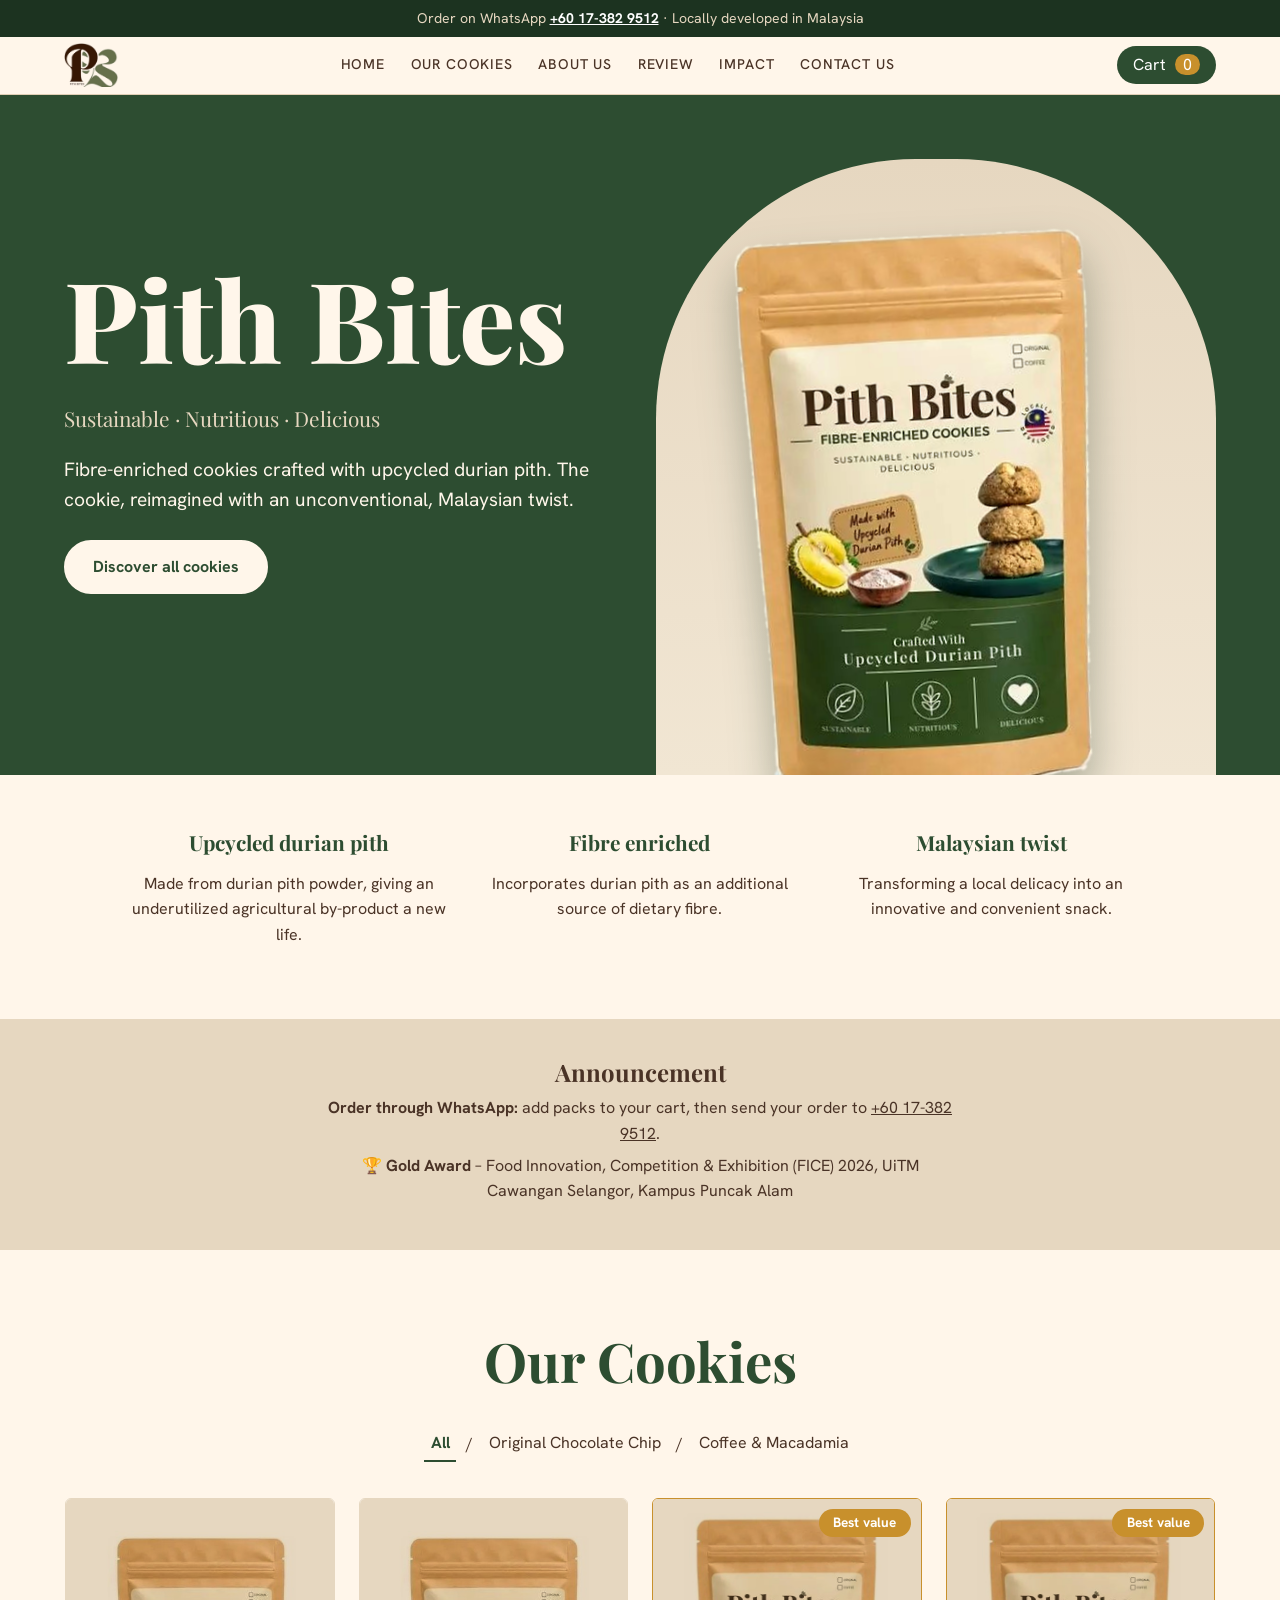
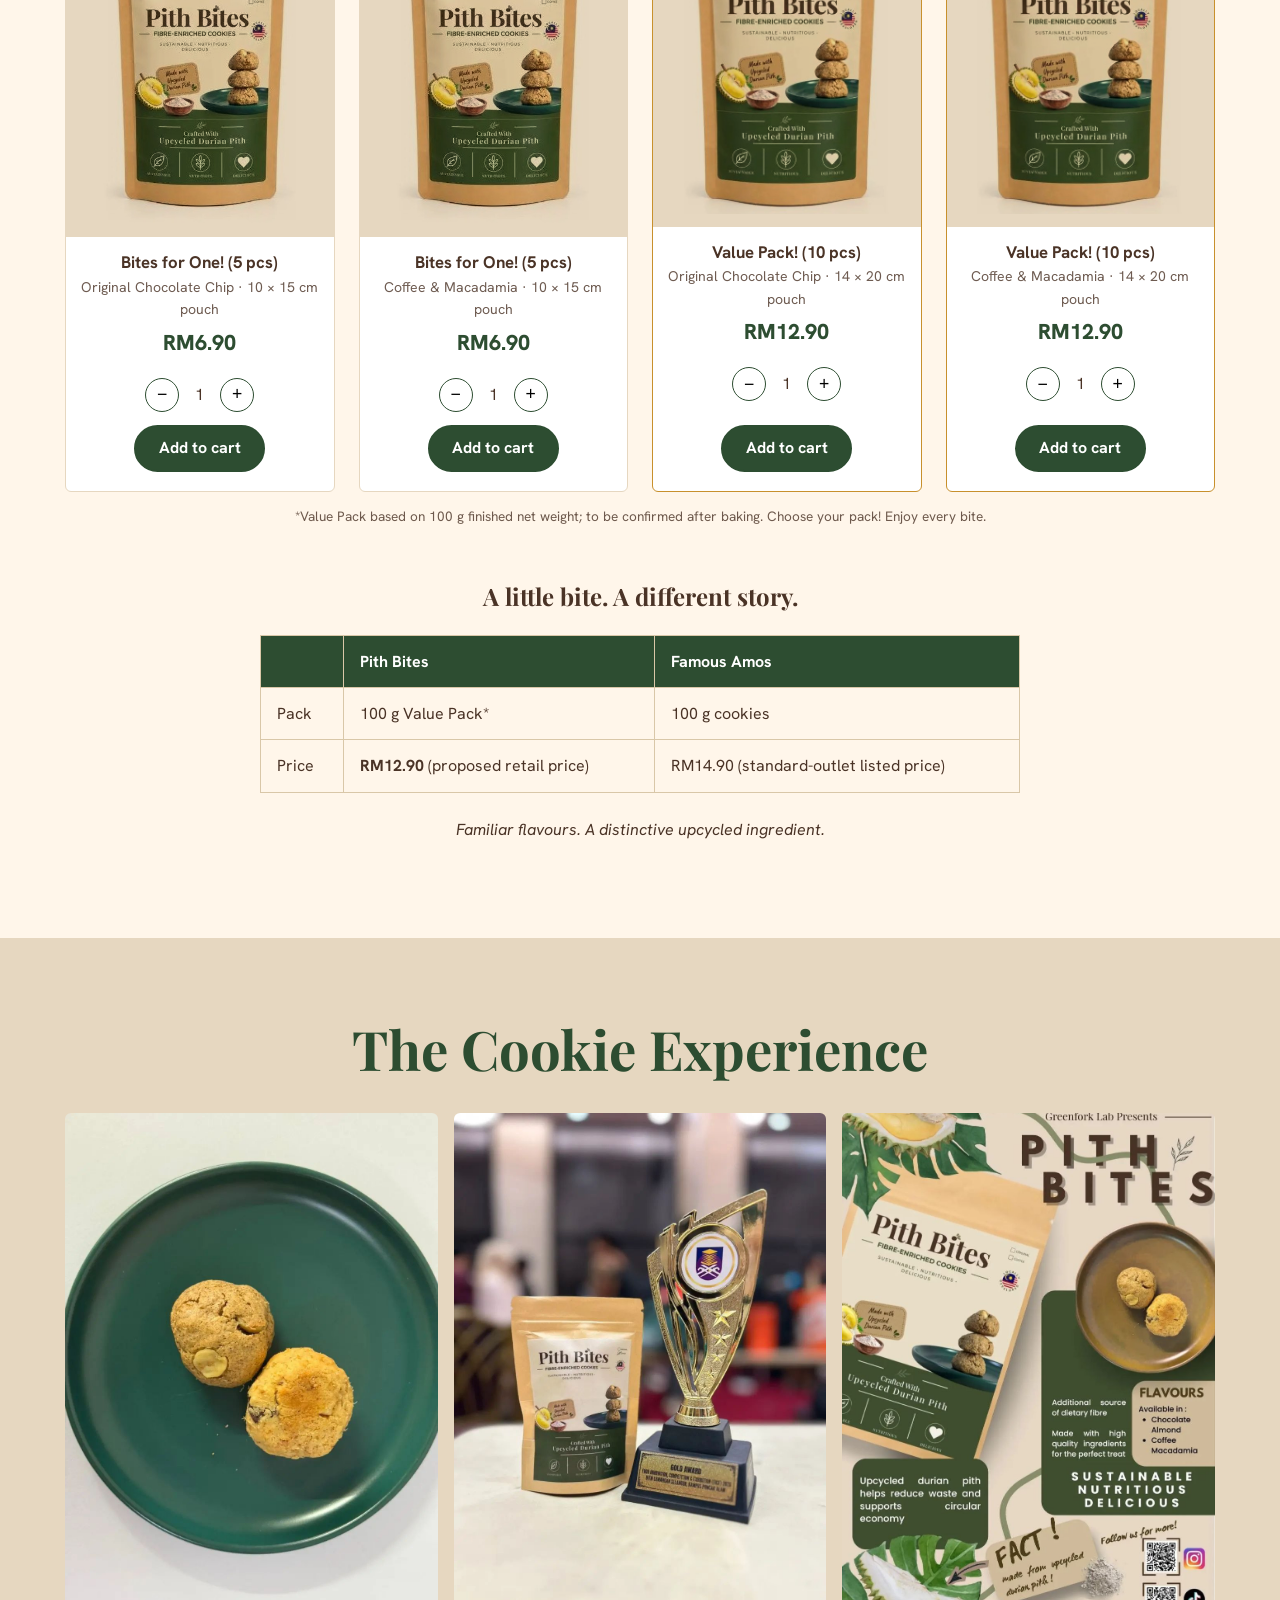
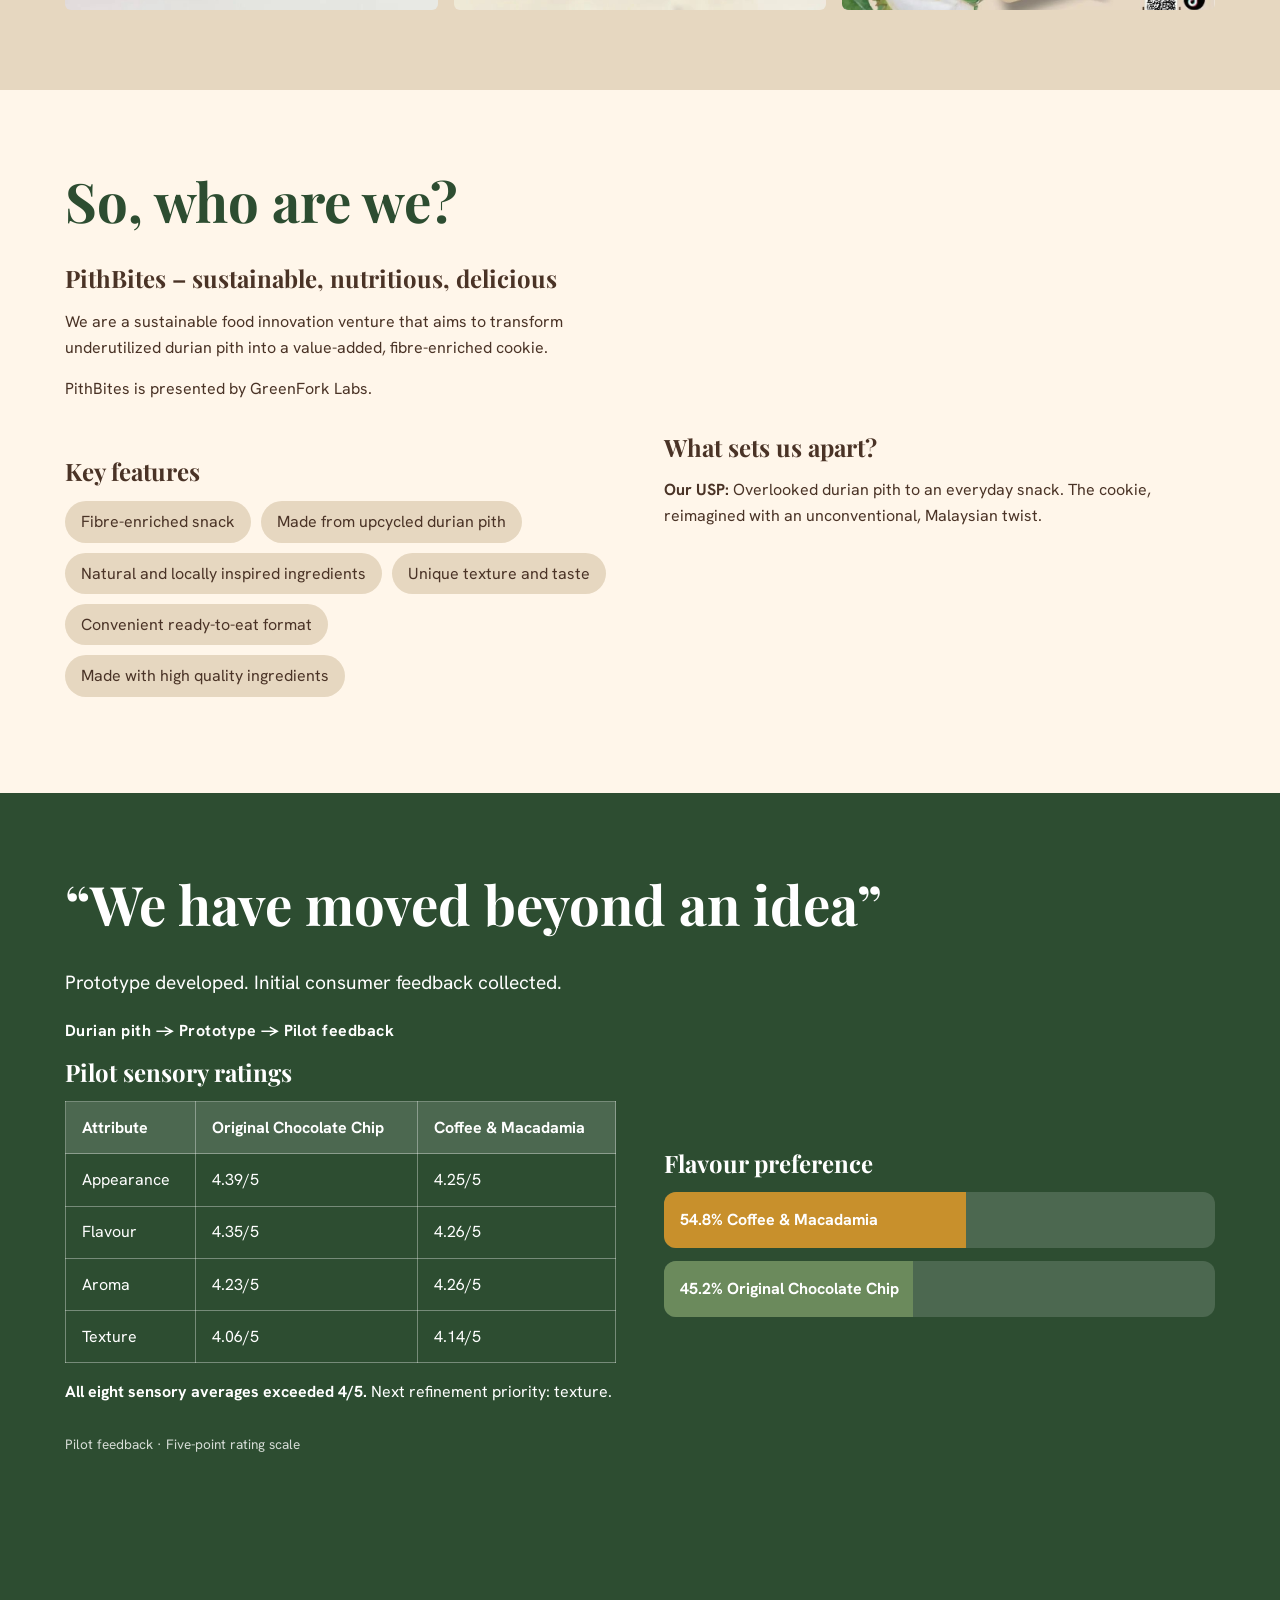
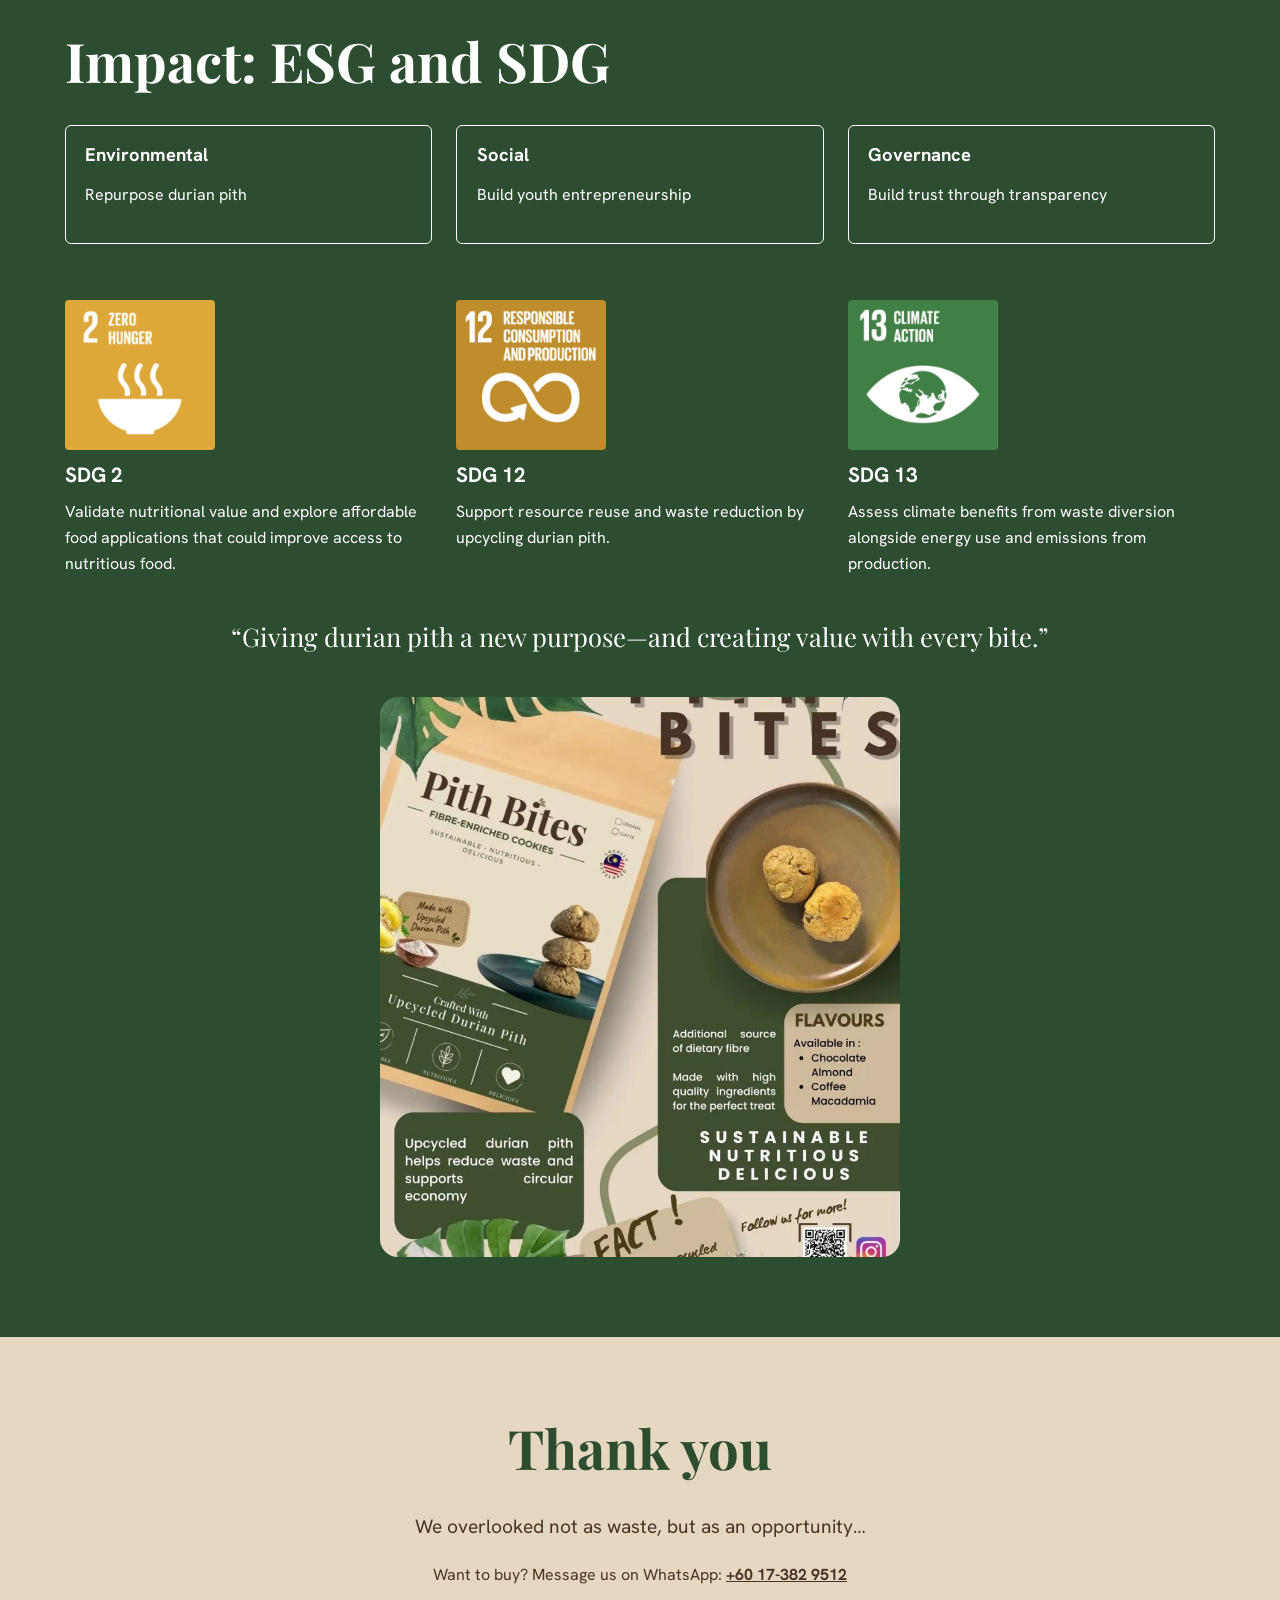
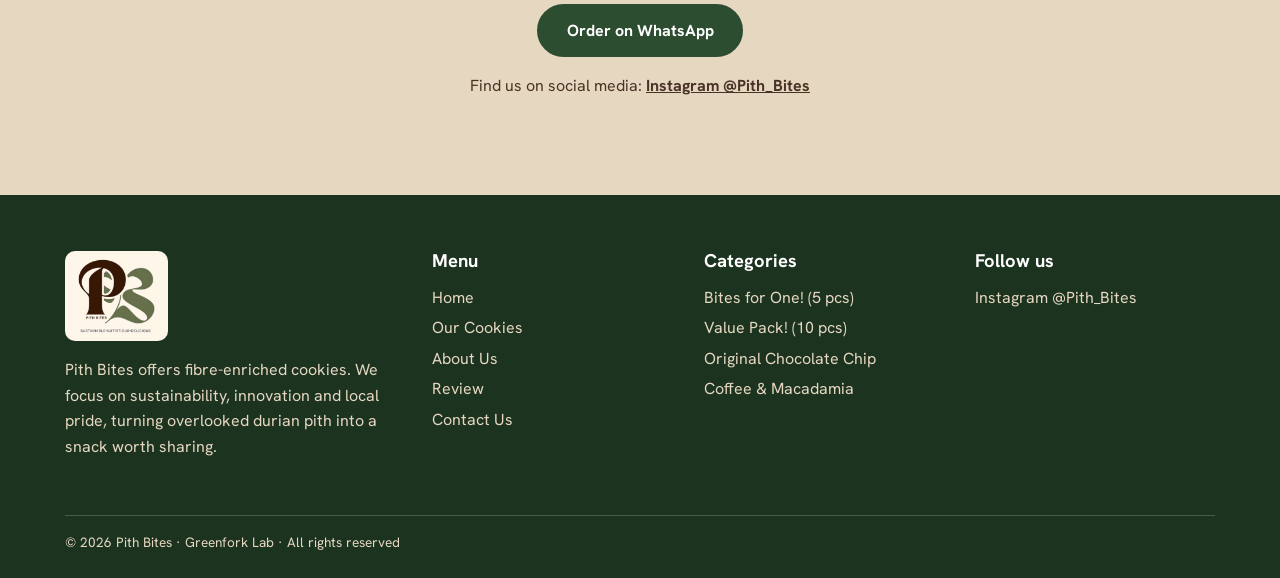
<file: index.html>
<!DOCTYPE html>
<html lang="en">
<head>
<meta charset="UTF-8">
<meta name="viewport" content="width=device-width, initial-scale=1">
<title>Pith Bites – Fibre-Enriched Cookies Made with Upcycled Durian Pith</title>
<meta name="description" content="Sustainable, nutritious, delicious fibre-enriched cookies made with upcycled durian pith. Locally developed in Malaysia.">
<link rel="preconnect" href="https://fonts.googleapis.com">
<link href="https://fonts.googleapis.com/css2?family=Playfair+Display:wght@500;700;800&family=Hanken+Grotesk:wght@400;500;700&display=swap" rel="stylesheet">
<link rel="icon" type="image/png" href="images/favicon.png">
<link rel="stylesheet" href="style.css">
</head>
<body>

<div class="topbar">Order on WhatsApp <a href="https://wa.me/60173829512" target="_blank" rel="noopener">+60 17-382 9512</a> · Locally developed in Malaysia</div>
<header class="nav">
  <a href="#top" class="brand"><img src="images/logo-small.png" alt="Pith Bites logo" class="logo" height="44" style="height:44px;width:auto"></a>
  <nav id="menu">
    <a href="#top">HOME</a><a href="#shop">OUR COOKIES</a><a href="#about">ABOUT US</a>
    <a href="#proof">REVIEW</a><a href="#impact">IMPACT</a><a href="#contact">CONTACT US</a>
  </nav>
  <button class="cart-btn" id="openCart" aria-label="Open cart">Cart <span id="cartCount">0</span></button>
  <button class="burger" id="burger" aria-label="Menu">☰</button>
</header>

<main id="top">
<!-- HERO BANNER -->
<section class="hero">
  <div class="hero-text">
    <h1>Pith Bites</h1>
    <p class="kicker">Sustainable · Nutritious · Delicious</p>
    <p class="lead">Fibre-enriched cookies crafted with upcycled durian pith. The cookie, reimagined with an unconventional, Malaysian twist.</p>
    <div class="row"><a class="btn light" href="#shop">Discover all cookies</a></div>
  </div>
  <div class="hero-img"><img src="images/pack-hero.png" alt="Pith Bites fibre-enriched cookies pouch"></div>
</section>

<!-- TRUST STRIP -->
<section class="strip">
  <div><h4>Upcycled durian pith</h4><p>Made from durian pith powder, giving an underutilized agricultural by-product a new life.</p></div>
  <div><h4>Fibre enriched</h4><p>Incorporates durian pith as an additional source of dietary fibre.</p></div>
  <div><h4>Malaysian twist</h4><p>Transforming a local delicacy into an innovative and convenient snack.</p></div>
</section>

<!-- ANNOUNCEMENT -->
<section class="announce">
  <h3>Announcement</h3>
  <p><strong>Order through WhatsApp:</strong> add packs to your cart, then send your order to <a href="https://wa.me/60173829512" target="_blank" rel="noopener">+60 17-382 9512</a>.</p>
  <p>🏆 <strong>Gold Award</strong> – Food Innovation, Competition &amp; Exhibition (FICE) 2026, UiTM Cawangan Selangor, Kampus Puncak Alam</p>
</section>

<!-- SHOP -->
<section id="shop" class="sec shop">
  <h2 class="center">Our Cookies</h2>
  <div class="tabs" role="tablist">
    <button class="tab on" data-f="all">All</button><span>/</span>
    <button class="tab" data-f="orig">Original Chocolate Chip</button><span>/</span>
    <button class="tab" data-f="coffee">Coffee &amp; Macadamia</button>
  </div>
  <div class="products">
    <article class="product " data-id="p5o" data-name="Bites for One! (5 pcs)" data-flavour="Original Chocolate Chip" data-price="6.90" data-cat="orig">
      
      <div class="thumb"><img src="images/pack5.jpg" alt="Bites for One! (5 pcs) – Original Chocolate Chip"></div>
      <h4>Bites for One! (5 pcs)</h4><p class="size">Original Chocolate Chip · 10 × 15 cm pouch</p>
      <p class="price">RM6.90</p>
      <div class="qty"><button class="minus" aria-label="Less">−</button><span class="q">1</span><button class="plus" aria-label="More">+</button></div>
      <button class="btn add">Add to cart</button>
    </article>
    <article class="product " data-id="p5c" data-name="Bites for One! (5 pcs)" data-flavour="Coffee &amp; Macadamia" data-price="6.90" data-cat="coffee">
      
      <div class="thumb"><img src="images/pack5.jpg" alt="Bites for One! (5 pcs) – Coffee &amp; Macadamia"></div>
      <h4>Bites for One! (5 pcs)</h4><p class="size">Coffee &amp; Macadamia · 10 × 15 cm pouch</p>
      <p class="price">RM6.90</p>
      <div class="qty"><button class="minus" aria-label="Less">−</button><span class="q">1</span><button class="plus" aria-label="More">+</button></div>
      <button class="btn add">Add to cart</button>
    </article>
    <article class="product best" data-id="p10o" data-name="Value Pack! (10 pcs)" data-flavour="Original Chocolate Chip" data-price="12.90" data-cat="orig">
      <span class="badge">Best value</span>
      <div class="thumb"><img src="images/pack10.jpg" alt="Value Pack! (10 pcs) – Original Chocolate Chip"></div>
      <h4>Value Pack! (10 pcs)</h4><p class="size">Original Chocolate Chip · 14 × 20 cm pouch</p>
      <p class="price">RM12.90</p>
      <div class="qty"><button class="minus" aria-label="Less">−</button><span class="q">1</span><button class="plus" aria-label="More">+</button></div>
      <button class="btn add">Add to cart</button>
    </article>
    <article class="product best" data-id="p10c" data-name="Value Pack! (10 pcs)" data-flavour="Coffee &amp; Macadamia" data-price="12.90" data-cat="coffee">
      <span class="badge">Best value</span>
      <div class="thumb"><img src="images/pack10.jpg" alt="Value Pack! (10 pcs) – Coffee &amp; Macadamia"></div>
      <h4>Value Pack! (10 pcs)</h4><p class="size">Coffee &amp; Macadamia · 14 × 20 cm pouch</p>
      <p class="price">RM12.90</p>
      <div class="qty"><button class="minus" aria-label="Less">−</button><span class="q">1</span><button class="plus" aria-label="More">+</button></div>
      <button class="btn add">Add to cart</button>
    </article>
  </div>
  <p class="fine center">*Value Pack based on 100 g finished net weight; to be confirmed after baking. Choose your pack! Enjoy every bite.</p>
  <h3 class="gap center">A little bite. A different story.</h3>
  <table class="cmp">
    <thead><tr><th></th><th>Pith Bites</th><th>Famous Amos</th></tr></thead>
    <tbody>
      <tr><td>Pack</td><td>100 g Value Pack*</td><td>100 g cookies</td></tr>
      <tr><td>Price</td><td><strong>RM12.90</strong> (proposed retail price)</td><td>RM14.90 (standard-outlet listed price)</td></tr>
    </tbody>
  </table>
  <p class="center"><em>Familiar flavours. A distinctive upcycled ingredient.</em></p>
</section>

<!-- EXPERIENCE -->
<section class="sec exp">
  <h2 class="center">The Cookie Experience</h2>
  <div class="gallery">
    <img src="images/cookies.jpg" alt="Pith Bites cookies on a green plate">
    <img src="images/award.jpg" alt="Pith Bites pouch with Gold Award trophy">
    <img src="images/poster.jpg" alt="Greenfork Lab presents Pith Bites poster">
  </div>
</section>

<!-- ABOUT -->
<section id="about" class="sec">
  <h2>So, who are we?</h2>
  <div class="two">
    <div>
      <h3>PithBites – sustainable, nutritious, delicious</h3>
      <p>We are a sustainable food innovation venture that aims to transform underutilized durian pith into a value-added, fibre-enriched cookie.</p>
      <p>PithBites is presented by GreenFork Labs.</p>
      <h3 class="gap">Key features</h3>
      <ul class="chips"><li>Fibre-enriched snack</li><li>Made from upcycled durian pith</li><li>Natural and locally inspired ingredients</li><li>Unique texture and taste</li><li>Convenient ready-to-eat format</li><li>Made with high quality ingredients</li></ul>
    </div>
    <div>
      <h3>What sets us apart?</h3>
      <p><strong>Our USP:</strong> Overlooked durian pith to an everyday snack. The cookie, reimagined with an unconventional, Malaysian twist.</p>
    </div>
  </div>
</section>

<!-- PROOF -->
<section id="proof" class="sec dark">
  <h2>“We have moved beyond an idea”</h2>
  <p class="lead">Prototype developed. Initial consumer feedback collected.</p>
  <p class="flow"><span>Durian pith</span> → <span>Prototype</span> → <span>Pilot feedback</span></p>
  <div class="two">
    <div>
      <h3>Pilot sensory ratings</h3>
      <div class="tablewrap"><table class="rate">
        <thead><tr><th>Attribute</th><th>Original Chocolate Chip</th><th>Coffee &amp; Macadamia</th></tr></thead>
        <tbody>
          <tr><td>Appearance</td><td>4.39/5</td><td>4.25/5</td></tr>
          <tr><td>Flavour</td><td>4.35/5</td><td>4.26/5</td></tr>
          <tr><td>Aroma</td><td>4.23/5</td><td>4.26/5</td></tr>
          <tr><td>Texture</td><td>4.06/5</td><td>4.14/5</td></tr>
        </tbody>
      </table></div>
      <p><strong>All eight sensory averages exceeded 4/5.</strong> Next refinement priority: texture.</p>
    </div>
    <div>
      <h3>Flavour preference</h3>
      <div class="bar"><span style="--w:54.8%"></span><b>54.8% Coffee &amp; Macadamia</b></div>
      <div class="bar alt"><span style="--w:45.2%"></span><b>45.2% Original Chocolate Chip</b></div>
    </div>
  </div>
  <p class="fine">Pilot feedback · Five-point rating scale</p>
</section>

<!-- IMPACT -->
<section id="impact" class="sec dark">
  <h2>Impact: ESG and SDG</h2>
  <div class="grid3">
    <article class="outline"><h4>Environmental</h4><p>Repurpose durian pith</p></article>
    <article class="outline"><h4>Social</h4><p>Build youth entrepreneurship</p></article>
    <article class="outline"><h4>Governance</h4><p>Build trust through transparency</p></article>
  </div>
  <div class="grid3 gap">
    <article class="sdg s2"><img src="images/sdg2.png" alt="SDG 2: Zero Hunger" class="sdg-logo"><h4>SDG 2</h4><p>Validate nutritional value and explore affordable food applications that could improve access to nutritious food.</p></article>
    <article class="sdg s12"><img src="images/sdg12.png" alt="SDG 12: Responsible Consumption and Production" class="sdg-logo"><h4>SDG 12</h4><p>Support resource reuse and waste reduction by upcycling durian pith.</p></article>
    <article class="sdg s13"><img src="images/sdg13.png" alt="SDG 13: Climate Action" class="sdg-logo"><h4>SDG 13</h4><p>Assess climate benefits from waste diversion alongside energy use and emissions from production.</p></article>
  </div>
  <blockquote>“Giving durian pith a new purpose—and creating value with every bite.”</blockquote>
  <div class="one">
    <img class="rounded" src="images/poster.jpg" alt="Greenfork Lab presents Pith Bites poster">
  </div>
</section>

<!-- CONTACT -->
<section id="contact" class="sec contact">
  <h2>Thank you</h2>
  <p class="lead">We overlooked not as waste, but as an opportunity…</p>
  <p>Want to buy? Message us on WhatsApp: <a href="https://wa.me/60173829512" target="_blank" rel="noopener"><strong>+60 17-382 9512</strong></a></p>
  <p><a class="btn" href="https://wa.me/60173829512" target="_blank" rel="noopener">Order on WhatsApp</a></p>
  <p>Find us on social media: <a href="https://www.instagram.com/pith_bites" target="_blank" rel="noopener"><strong>Instagram @Pith_Bites</strong></a></p>
</section>
</main>

<footer>
  <div class="fcols">
    <div><img src="images/logo.png" alt="Pith Bites – Sustainable, Nutritious, Delicious" class="flogo" height="90" style="height:90px;width:auto"><p>Pith Bites offers fibre-enriched cookies. We focus on sustainability, innovation and local pride, turning overlooked durian pith into a snack worth sharing.</p></div>
    <div><h4>Menu</h4><a href="#top">Home</a><a href="#shop">Our Cookies</a><a href="#about">About Us</a><a href="#proof">Review</a><a href="#contact">Contact Us</a></div>
    <div><h4>Categories</h4><a href="#shop">Bites for One! (5 pcs)</a><a href="#shop">Value Pack! (10 pcs)</a><a href="#shop">Original Chocolate Chip</a><a href="#shop">Coffee &amp; Macadamia</a></div>
    <div><h4>Follow us</h4><a href="https://www.instagram.com/pith_bites" target="_blank" rel="noopener">Instagram @Pith_Bites</a></div>
  </div>
  <p class="copy">© 2026 Pith Bites · Greenfork Lab · All rights reserved</p>
</footer>

<!-- CART DRAWER -->
<div class="overlay" id="overlay"></div>
<aside class="drawer" id="drawer" aria-label="Shopping cart">
  <div class="dhead"><h3>Your cart</h3><button id="closeCart" aria-label="Close">✕</button></div>
  <div id="items" class="items"></div>
  <div class="total">Total <b id="total">RM0.00</b></div>
  <div id="checkout">
    <button class="btn" id="waOrder" type="button">Order on WhatsApp</button>
    <p class="fine">Tap the button: WhatsApp opens with your order already typed. Add your name and delivery address, then send. We will confirm payment and delivery.</p>
  </div>
  <p class="fine" id="msg" role="status"></p>
</aside>

<script src="script.js"></script>
</body>
</html>
</file>
<file: style.css>
:root{--forest:#2d4d31;--deep:#1c3320;--sand:#e6d7c0;--cream:#fff6ea;--bark:#4a3326;--gold:#c8902c;--sage:#6b8a5c}
*{box-sizing:border-box}
html{scroll-behavior:smooth;scroll-padding-top:70px}
body{margin:0;font-family:'Hanken Grotesk',system-ui,sans-serif;background:var(--cream);color:var(--bark);line-height:1.6}
img{max-width:100%;display:block}
h1,h2,h3,h4{font-family:'Playfair Display',Georgia,serif;line-height:1.15;margin:0 0 .6em}
h2{font-size:clamp(2rem,5vw,3.4rem);color:var(--forest)}
h3{font-size:1.5rem}
h4{font-size:1.15rem;font-family:'Hanken Grotesk',sans-serif;font-weight:700}
a{color:inherit}
.nav{position:sticky;top:0;z-index:20;display:flex;align-items:center;gap:1.2rem;padding:.7rem 5vw;background:var(--cream);border-bottom:1px solid #e0cfb5}
.brand{font-family:'Playfair Display',serif;font-weight:800;font-size:1.4rem;text-decoration:none;color:var(--bark)}
.nav nav{margin-left:auto;display:flex;gap:1.1rem;font-size:.95rem}
.nav nav a{text-decoration:none}.nav nav a:hover{color:var(--gold)}
.cart-btn{background:var(--forest);color:#fff;border:0;border-radius:999px;padding:.5rem 1.1rem;font:inherit;cursor:pointer}
.cart-btn span{background:var(--gold);border-radius:999px;padding:0 .5rem;margin-left:.3rem}
.burger{display:none;background:none;border:0;font-size:1.6rem;cursor:pointer;color:var(--bark)}
:focus-visible{outline:3px solid var(--gold);outline-offset:2px}

.hero{display:grid;grid-template-columns:1.1fr 1fr;gap:3rem;align-items:center;padding:4rem 5vw;background:var(--sand);min-height:80vh}
.hero h1{font-size:clamp(4.5rem,13vw,10rem);font-weight:800;color:var(--bark);margin:0 0 .2em;line-height:.9}
.kicker{font-family:'Playfair Display',serif;font-size:1.3rem;margin:0 0 .6rem}
.lead{font-size:1.2rem;max-width:56ch}
.hero-img{background:var(--deep);border-radius:240px 240px 0 0;padding:2rem 1.5rem 0;overflow:hidden}
.hero-img img{border-radius:12px 12px 0 0;width:100%}
.row{display:flex;gap:1rem;flex-wrap:wrap;margin:1.5rem 0}
.mini{font-size:.9rem;opacity:.8}
.btn{display:inline-block;background:var(--forest);color:#fff;border:2px solid var(--forest);border-radius:999px;padding:.75rem 1.7rem;font:inherit;font-weight:700;text-decoration:none;cursor:pointer;transition:background .2s}
.btn:hover{background:var(--deep)}
.btn.ghost{background:transparent;color:var(--forest)}.btn.ghost:hover{background:var(--forest);color:#fff}

.sec{padding:5rem 5vw}
.sec>*{max-width:1150px;margin-left:auto;margin-right:auto}
.dark{background:var(--forest);color:#fff}
.dark h2,.dark h3{color:#fff}
.two{display:grid;grid-template-columns:1fr 1fr;gap:3rem;align-items:center}
.two.tight{margin-top:2.5rem}
.grid3{display:grid;grid-template-columns:repeat(3,1fr);gap:1.5rem;margin-top:1.5rem}
.grid2{display:grid;grid-template-columns:repeat(2,1fr);gap:1.5rem}
.gap{margin-top:3.5rem}
.center{text-align:center}
.rounded{border-radius:18px;width:100%;max-height:560px;object-fit:cover}
.card{background:#fff;border-radius:14px;padding:1.6rem;border-left:6px solid var(--sage)}
.card ul,.card ol,article ul{padding-left:1.2rem;margin:.5rem 0}
.dark article{border-top:2px solid rgba(255,255,255,.4);padding-top:1rem}
.note{margin-top:1.5rem;font-size:1.1rem;max-width:70ch}
.ticks{list-style:none;padding:0}.ticks li{padding:.5rem 0 .5rem 2rem;position:relative}
.ticks li::before{content:"✓";position:absolute;left:0;color:var(--gold);font-weight:700}
.award{background:var(--sand);padding:1rem 1.2rem;border-radius:12px}
.chips{display:flex;flex-wrap:wrap;gap:.6rem;list-style:none;padding:0}
.chips li{background:var(--sand);padding:.5rem 1rem;border-radius:999px}

.shop{background:#fff}
.products{display:grid;grid-template-columns:repeat(2,minmax(0,420px));justify-content:center;gap:2rem;margin-top:2rem}
.product{position:relative;background:var(--cream);border:2px solid var(--sand);border-radius:20px;padding:1.6rem;text-align:center}
.product.best{border-color:var(--gold)}
.badge{position:absolute;top:-14px;right:20px;background:var(--gold);color:#fff;padding:.2rem .9rem;border-radius:999px;font-weight:700;font-size:.85rem}
.crop{margin:0 auto 1rem;object-fit:cover;object-position:center;border-radius:12px;background:#fff}
.crop-s{height:200px;width:200px;object-position:15% 60%}.crop-l{height:200px;width:200px;object-position:85% 50%}
.size{margin:0;opacity:.8}.price{font-size:2rem;font-weight:800;color:var(--forest);margin:.4rem 0}
.product label{display:block;margin:.6rem 0}
select,input,textarea{font:inherit;padding:.6rem .8rem;border:1px solid #cdb99a;border-radius:10px;background:#fff;width:100%;margin-top:.3rem}
.product select{width:auto}
.qty{display:inline-flex;align-items:center;gap:1rem;margin:.8rem 0}
.qty button,.items button{width:34px;height:34px;border-radius:50%;border:1px solid var(--forest);background:#fff;cursor:pointer;font-size:1.1rem}
.fine{font-size:.85rem;opacity:.8}
.cmp{margin:1.5rem auto;border-collapse:collapse;width:100%;max-width:760px;background:var(--cream)}
.cmp th,.cmp td,.rate th,.rate td{padding:.8rem 1rem;border:1px solid #d9c7a8;text-align:left}
.cmp thead th{background:var(--forest);color:#fff}

.flow{font-weight:700;letter-spacing:.03em}
.tablewrap{overflow-x:auto}
.rate{width:100%;border-collapse:collapse}.rate th{background:rgba(255,255,255,.15)}.rate th,.rate td{border-color:rgba(255,255,255,.35)}
.bar{background:rgba(255,255,255,.15);border-radius:12px;margin:.8rem 0;position:relative;height:56px;overflow:hidden}
.bar span{position:absolute;inset:0 auto 0 0;width:var(--w);background:var(--gold)}
.bar.alt span{background:var(--sage)}
.bar b{position:relative;display:block;padding:0 1rem;line-height:56px}

.circles{display:grid;grid-template-columns:repeat(3,1fr);gap:1.5rem;margin-top:2rem}
.circle{aspect-ratio:1;border-radius:50%;background:var(--forest);color:#fff;display:flex;flex-direction:column;align-items:center;justify-content:center;text-align:center;padding:12%;border:6px solid var(--sand)}
.circle b{font-family:'Playfair Display',serif;font-size:clamp(1.6rem,4vw,2.8rem)}
.circle strong{color:var(--gold);font-size:1.1rem}.circle small{opacity:.8;margin-top:.4rem}

.outline{border:1px solid #fff!important;padding:1.2rem!important;border-radius:6px}
.sdg{color:#fff;padding:1.4rem!important;border-radius:6px;border:0!important}
.sdg b{font-size:3rem;font-family:'Playfair Display',serif}
.s2{background:#d6a02a}.s12{background:#bf8b2e}.s13{background:#3f7e44}
blockquote{margin:2.5rem auto;font-family:'Playfair Display',serif;font-size:1.6rem;text-align:center}
.contact{background:var(--sand);text-align:center}
footer{background:var(--deep);color:#e6d7c0;text-align:center;padding:1.5rem}

.overlay{position:fixed;inset:0;background:rgba(0,0,0,.45);opacity:0;pointer-events:none;transition:.25s;z-index:30}
.overlay.on{opacity:1;pointer-events:auto}
.drawer{position:fixed;top:0;right:0;height:100%;width:min(420px,100%);background:var(--cream);z-index:40;transform:translateX(100%);transition:transform .3s;padding:1.4rem;overflow-y:auto}
.drawer.on{transform:none}
.dhead{display:flex;justify-content:space-between;align-items:center}
.dhead button{background:none;border:0;font-size:1.3rem;cursor:pointer}
.items .line{display:flex;justify-content:space-between;gap:.5rem;padding:.8rem 0;border-bottom:1px solid #e0cfb5}
.items .line small{display:block;opacity:.75}
.items .ctl{display:flex;align-items:center;gap:.4rem}
.total{display:flex;justify-content:space-between;font-size:1.2rem;margin:1rem 0}
#checkout{display:grid;gap:.6rem}

@media(max-width:860px){
  .burger{display:block;margin-left:auto}
  .nav nav{display:none;position:absolute;top:100%;left:0;right:0;flex-direction:column;background:var(--cream);padding:1rem 5vw;border-bottom:1px solid #e0cfb5}
  .nav nav.open{display:flex}
  .hero,.two,.grid3,.grid2,.products,.circles{grid-template-columns:1fr}
  .circles{max-width:380px;margin-inline:auto}
  .hero-img{border-radius:160px 160px 0 0}
}
@media(prefers-reduced-motion:reduce){*{transition:none!important;scroll-behavior:auto!important}}

/* ===== Store layout (Bakeo House style, Pith Bites colours) ===== */
.topbar{background:var(--deep);color:var(--sand);text-align:center;font-size:.88rem;padding:.45rem 5vw}
.topbar a{color:#fff;font-weight:700}
.nav{justify-content:space-between;padding:.8rem 5vw;background:var(--cream)}
.brand{display:flex;align-items:center;gap:.6rem}
.mono{display:inline-grid;place-items:center;width:38px;height:38px;border-radius:50%;background:var(--forest);color:var(--cream);font-size:.85rem;font-weight:800}
.nav nav{margin:0 auto;gap:1.6rem;font-size:.88rem;letter-spacing:.06em;font-weight:500}
.nav nav a{padding:.2rem 0;border-bottom:2px solid transparent}
.nav nav a:hover{border-color:var(--gold);color:var(--bark)}

.hero{display:grid;grid-template-columns:1fr 1fr;gap:2rem;align-items:end;background:var(--forest);color:var(--cream);padding:4rem 5vw 0;min-height:70vh}
.hero h1{color:var(--cream);font-size:clamp(3.5rem,9vw,7rem);margin:0 0 .3em}
.hero .kicker{color:var(--sand)}
.hero-text{align-self:center;padding-bottom:3rem}
.hero-img{background:var(--sand);border-radius:260px 260px 0 0;padding:2.5rem 2rem 0}
.btn.light{background:var(--cream);color:var(--forest);border-color:var(--cream)}
.btn.light:hover{background:var(--sand)}

.strip{display:grid;grid-template-columns:repeat(3,1fr);gap:2rem;padding:3.5rem 5vw;text-align:center;max-width:1150px;margin:0 auto}
.strip h4{font-family:'Playfair Display',serif;font-size:1.3rem;color:var(--forest)}
.announce{background:var(--sand);text-align:center;padding:2.5rem 5vw}
.announce h3{margin-bottom:.5rem}
.announce p{max-width:70ch;margin:.4rem auto}

.shop{background:var(--cream)}
.tabs{display:flex;justify-content:center;flex-wrap:wrap;gap:.6rem;margin:1rem auto 2.2rem;align-items:center}
.tab{background:none;border:0;font:inherit;cursor:pointer;color:var(--bark);padding:.3rem .4rem;border-bottom:2px solid transparent}
.tab.on{border-color:var(--forest);font-weight:700;color:var(--forest)}
.products{grid-template-columns:repeat(4,1fr);max-width:1150px;margin-inline:auto;gap:1.5rem;justify-content:stretch}
.products [hidden]{display:none}
.product{background:#fff;border:1px solid #e6d7c0;border-radius:6px;padding:0 0 1.2rem;overflow:hidden;text-align:center;display:flex;flex-direction:column;align-items:center;transition:box-shadow .2s}
.product:hover{box-shadow:0 8px 24px rgba(45,77,49,.15)}
.product.best{border-color:var(--gold)}
.thumb{width:100%;aspect-ratio:1;background:var(--sand);display:grid;place-items:center;margin-bottom:1rem}
.thumb img{height:92%;width:auto;max-width:92%;object-fit:contain;mix-blend-mode:multiply}
.product h4{margin:0 .8rem .2rem;font-size:1.05rem}
.product .size{font-size:.88rem;padding:0 .8rem}
.product .price{font-size:1.35rem;margin:.3rem 0}
.product .btn{padding:.55rem 1.4rem;margin-top:auto}
.badge{z-index:1;top:10px;right:10px}

.exp{background:var(--sand)}
.gallery{display:grid;grid-template-columns:repeat(3,1fr);gap:1rem;margin-top:2rem;max-width:1150px}
.gallery img{width:100%;aspect-ratio:3/4;object-fit:cover;border-radius:6px}

footer{background:var(--deep);color:var(--sand);padding:3.5rem 5vw 1.5rem;text-align:left}
.fcols{display:grid;grid-template-columns:1.4fr 1fr 1fr 1fr;gap:2rem;max-width:1150px;margin:0 auto}
.fcols h4{color:#fff;margin-bottom:.8rem}
.fcols a{display:block;color:var(--sand);text-decoration:none;margin:.3rem 0}
.fcols a:hover{color:#fff}
.copy{max-width:1150px;margin:2.5rem auto 0;padding-top:1rem;border-top:1px solid rgba(255,255,255,.2);font-size:.85rem}

@media(max-width:1000px){.products{grid-template-columns:repeat(2,1fr)}.gallery{grid-template-columns:repeat(2,1fr)}.fcols{grid-template-columns:1fr 1fr}}
@media(max-width:860px){
  .nav nav{margin:0}
  .hero,.strip{grid-template-columns:1fr}
  .hero-img{border-radius:160px 160px 0 0}
}
@media(max-width:520px){.products,.fcols{grid-template-columns:1fr}}

/* logo */
.brand .logo{height:52px;width:auto}
.flogo{height:110px;width:auto;background:var(--cream);border-radius:10px;padding:.5rem .8rem;margin-bottom:1rem}

/* compact header */
.nav{padding:.4rem 5vw}
.nav .brand .logo{height:44px;max-height:44px;width:auto}
.cart-btn{padding:.4rem 1rem}

/* hero pouch */
.hero-img{display:flex;justify-content:center;align-items:flex-end;padding:3.5rem 2rem 0;background:linear-gradient(180deg,#e6d7c0 0%,#f1e6d3 100%)}
.hero-img img{width:auto;max-width:78%;max-height:560px;border-radius:0;transform:rotate(-3deg) translateY(1.2rem);transform-origin:bottom center;filter:drop-shadow(0 22px 22px rgba(28,51,32,.35))}
@media(max-width:860px){.hero-img img{max-height:420px}}

/* SDG logos */
.sdg{background:transparent!important;padding:0!important;display:flex;flex-direction:column;gap:.8rem}
.sdg-logo{width:150px;height:150px;border-radius:4px;object-fit:cover}
.sdg h4{margin:0;font-size:1.3rem;color:#fff}
.sdg p{margin:0}
.one{margin-top:2.5rem;max-width:520px!important}
</file>
